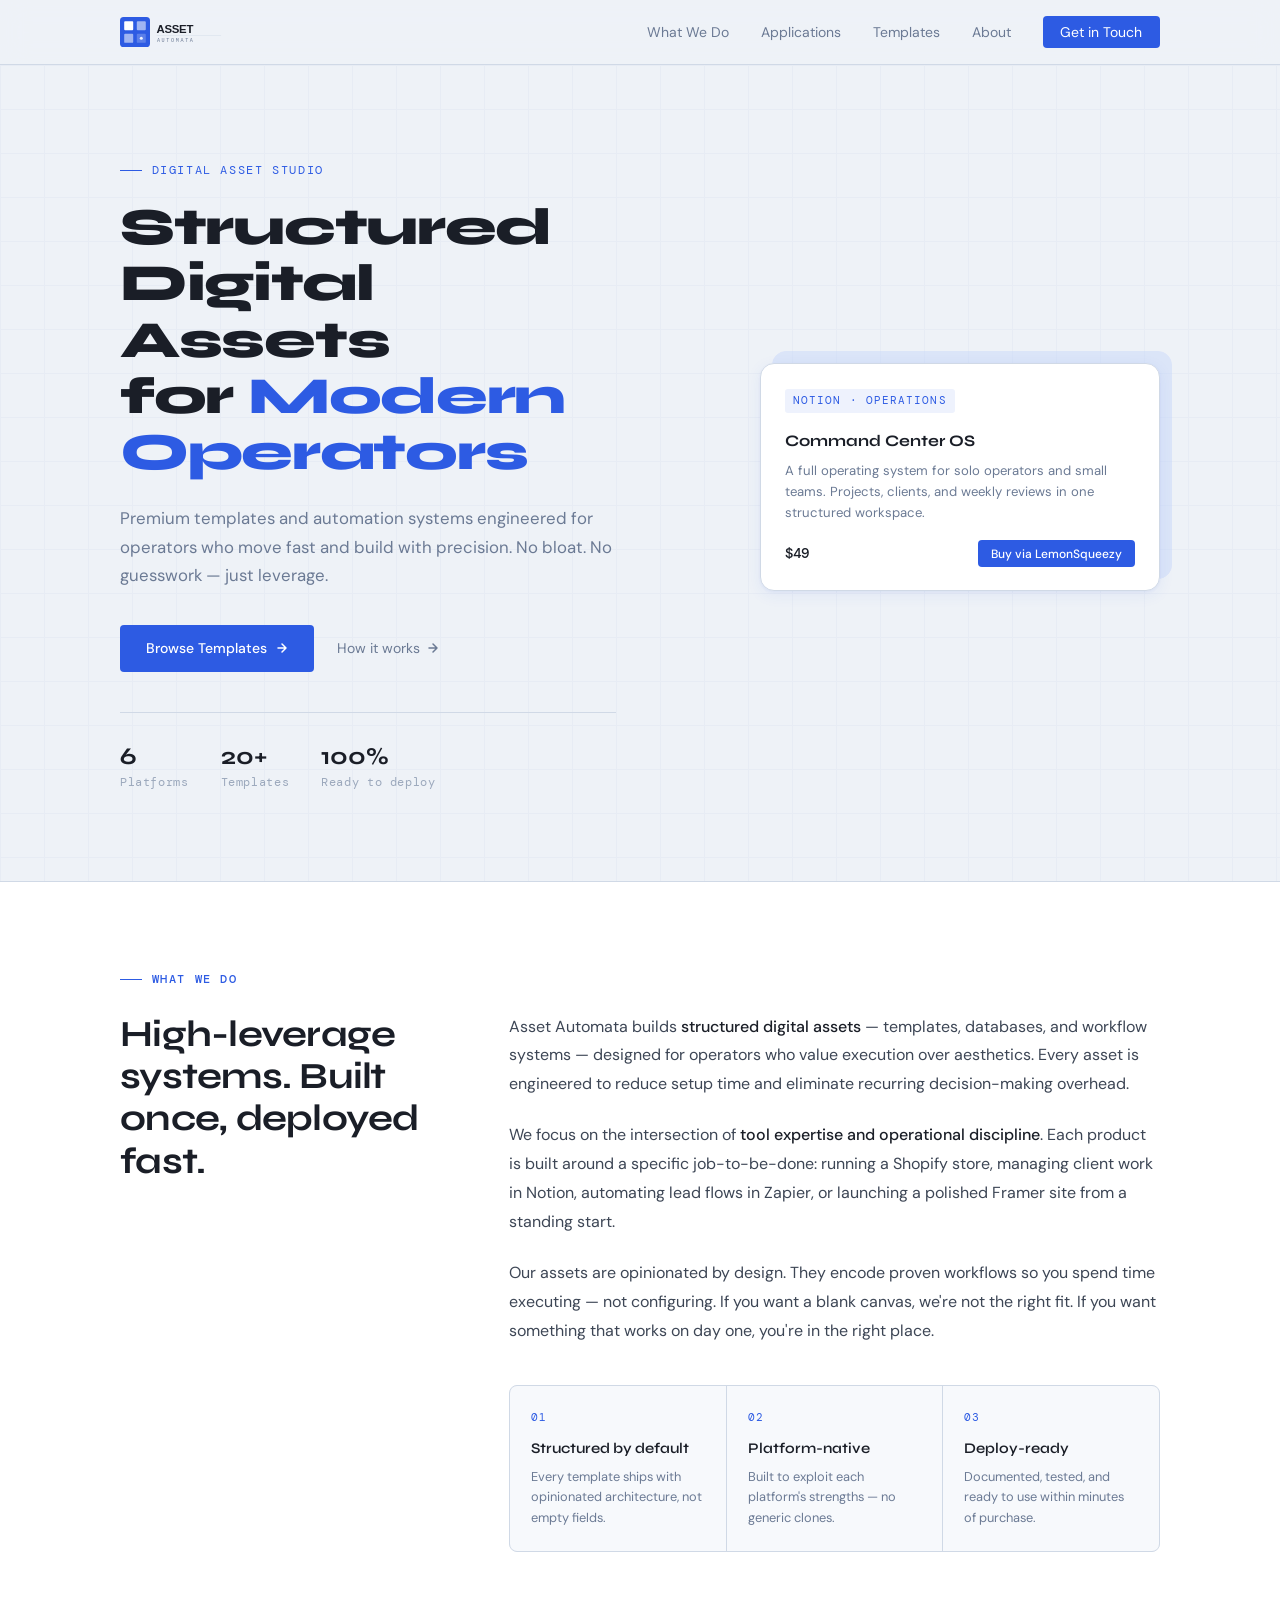
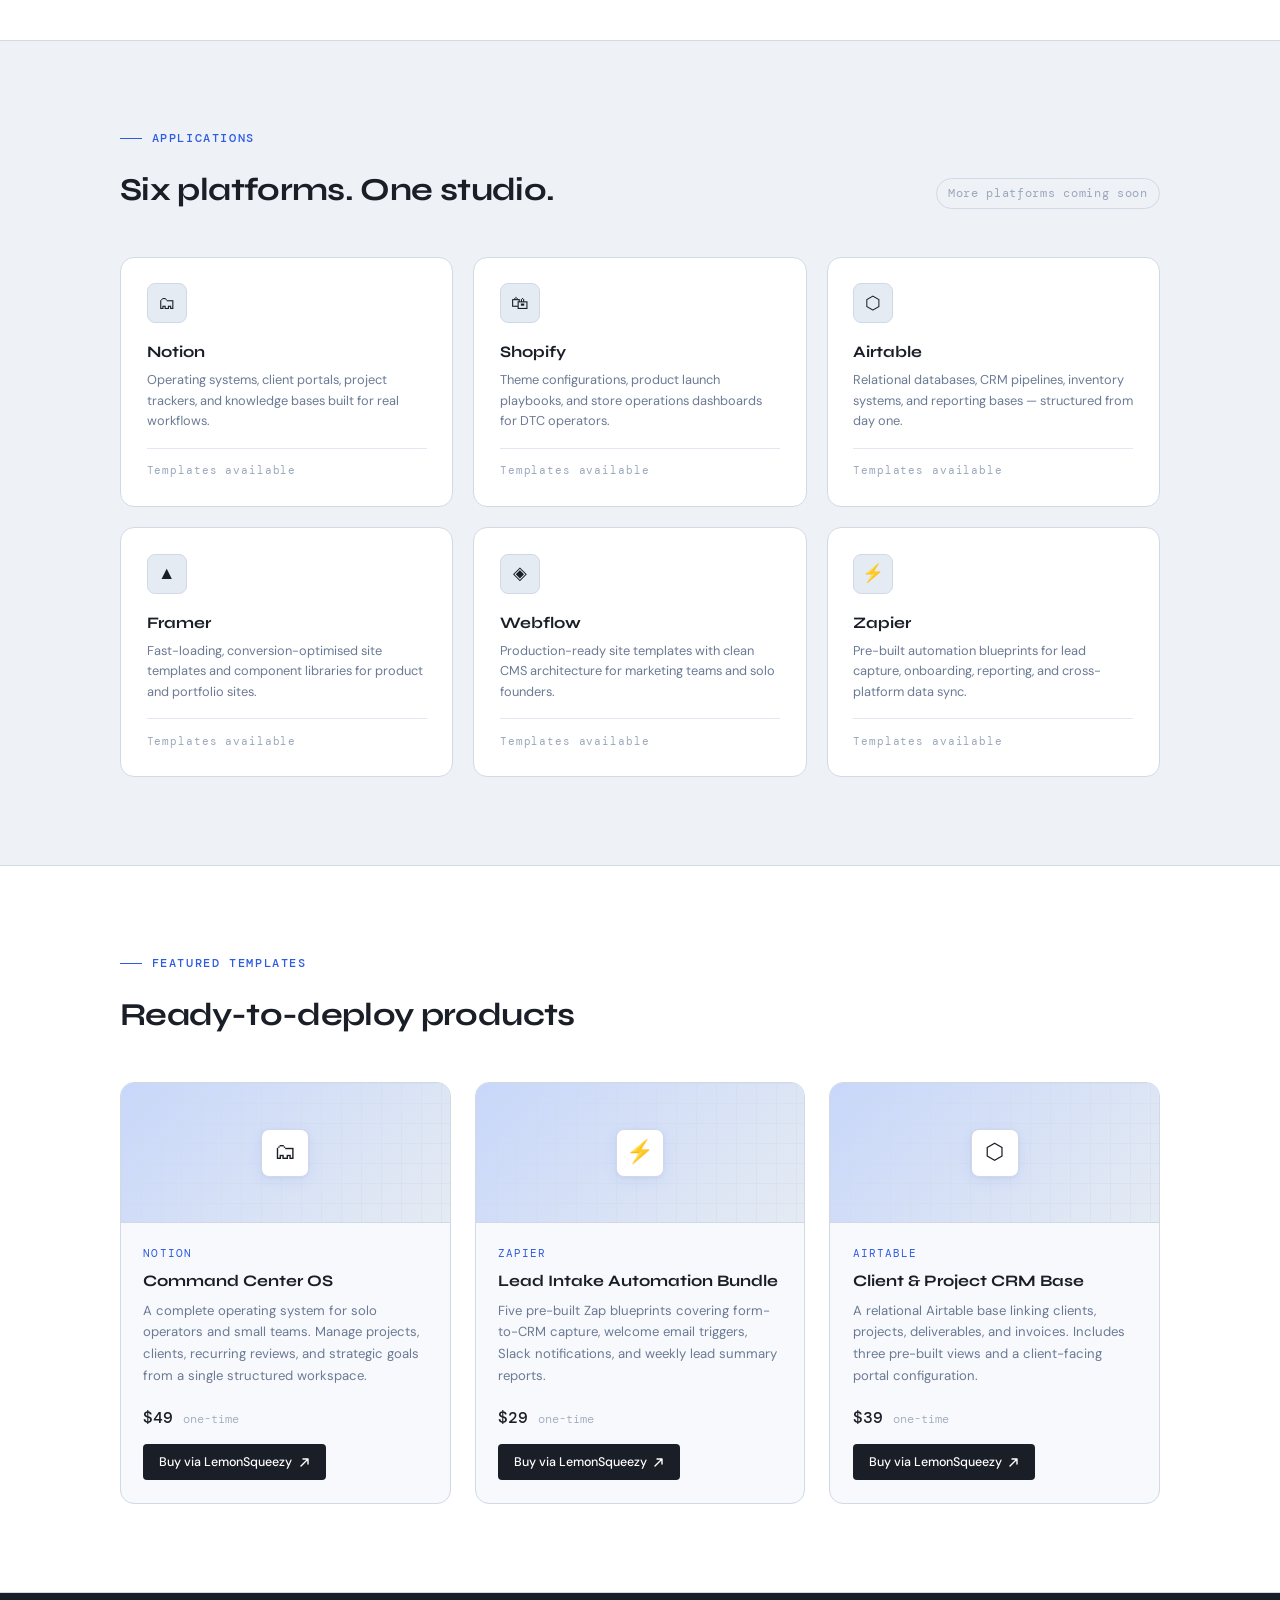
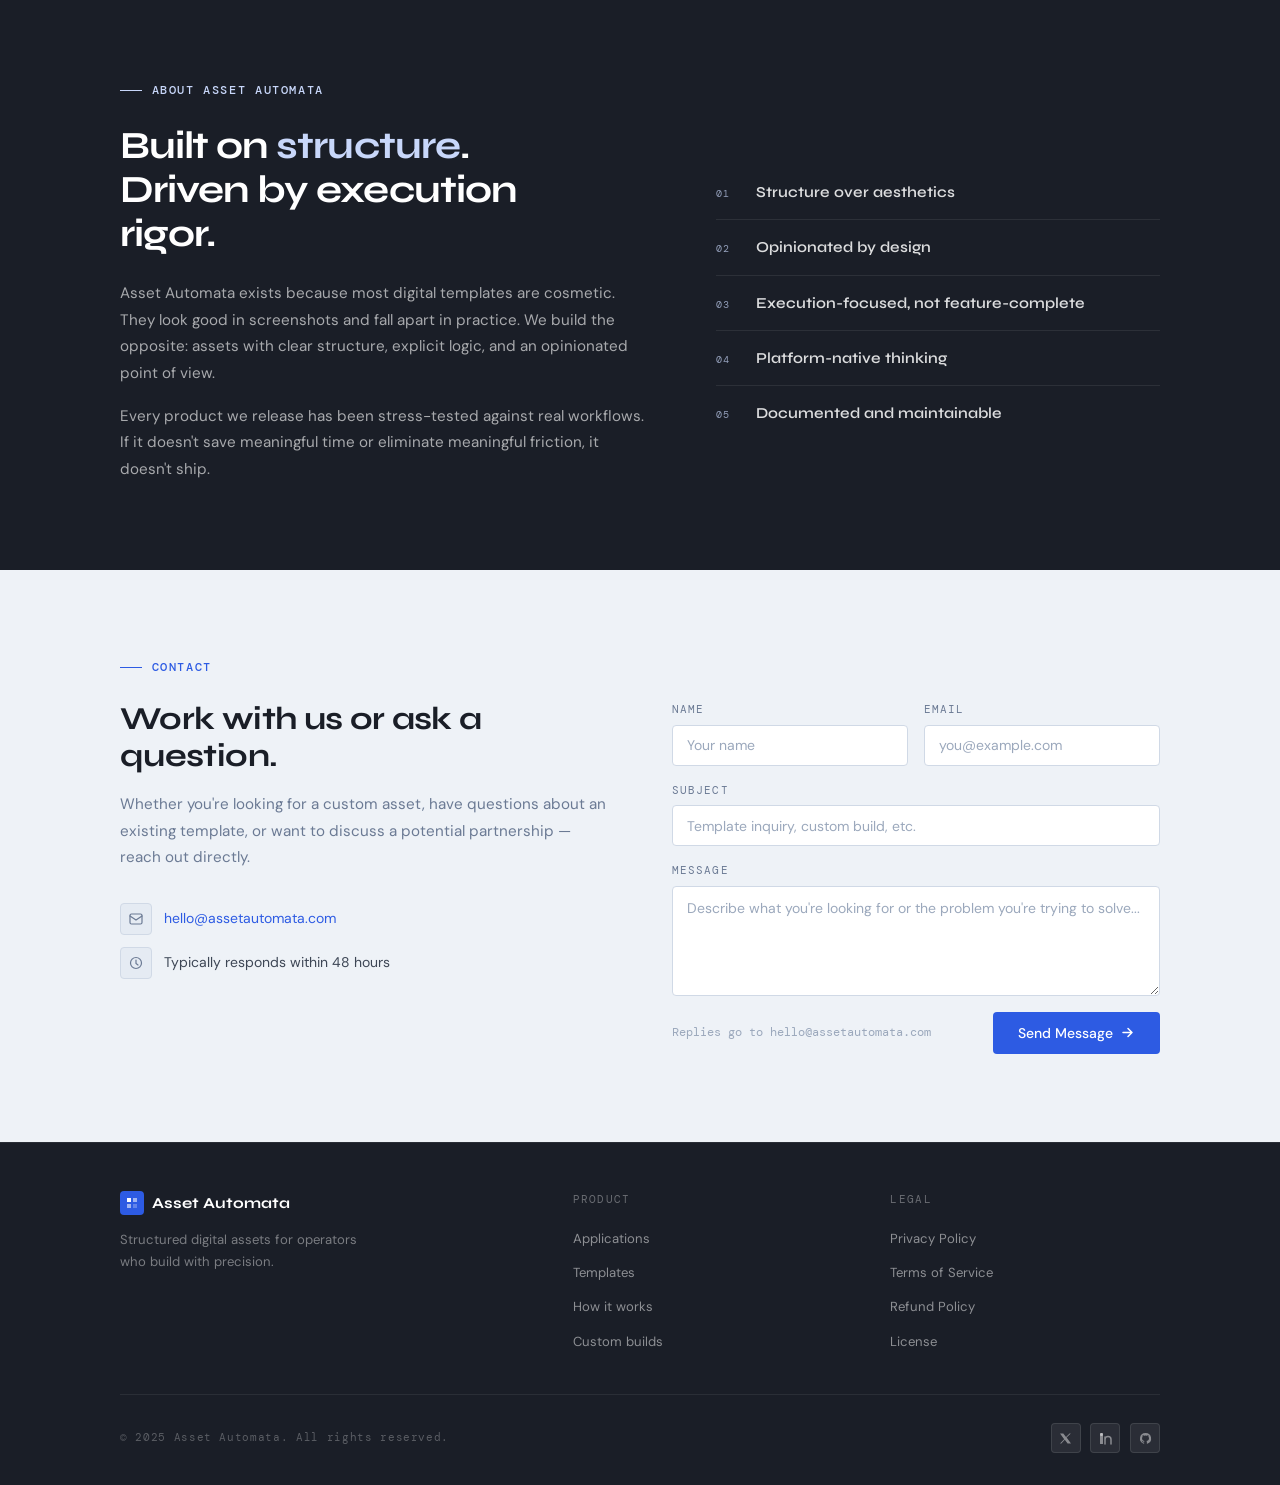
<file: index.html>
<!DOCTYPE html>
<html lang="en">
<head>
  <meta charset="UTF-8" />
  <meta name="viewport" content="width=device-width, initial-scale=1.0" />
  <title>Asset Automata — Structured Digital Assets for Modern Operators</title>
  <meta name="description" content="Premium templates and automation systems for Notion, Shopify, Airtable, Framer, Webflow, and Zapier. Built for execution-focused operators." />
  <link rel="stylesheet" href="styles.css" />
</head>
<body>

  <!-- NAV -->
  <nav>
    <div class="container">
      <div class="nav-inner">
<a href="#" class="nav-logo">
  <img src="asset-automata-logo.svg" alt="Asset Automata" height="36">
</a>
        <ul class="nav-links" id="nav-links">
          <li><a href="#what-we-do">What We Do</a></li>
          <li><a href="#applications">Applications</a></li>
          <li><a href="#templates">Templates</a></li>
          <li><a href="#about">About</a></li>
          <li><a href="#contact" class="nav-cta">Get in Touch</a></li>
        </ul>
        <button class="nav-toggle" id="nav-toggle" aria-label="Toggle menu">
          <span></span><span></span><span></span>
        </button>
      </div>
    </div>
  </nav>

  <!-- HERO -->
  <section id="hero">
    <div class="hero-grid-bg"></div>
    <div class="container">
      <div class="hero-inner">
        <div class="hero-copy">
          <div class="hero-eyebrow">Digital Asset Studio</div>
          <h1 class="hero-headline">Structured Digital Assets<br/>for <em>Modern Operators</em></h1>
          <p class="hero-sub">Premium templates and automation systems engineered for operators who move fast and build with precision. No bloat. No guesswork — just leverage.</p>
          <div class="hero-actions">
            <a href="#templates" class="btn-primary">Browse Templates <svg width="14" height="14" viewBox="0 0 14 14" fill="none"><path d="M3 7h8M7 3l4 4-4 4" stroke="currentColor" stroke-width="1.5" stroke-linecap="round" stroke-linejoin="round"/></svg></a>
            <a href="#what-we-do" class="btn-ghost">How it works <svg width="14" height="14" viewBox="0 0 14 14" fill="none"><path d="M3 7h8M7 3l4 4-4 4" stroke="currentColor" stroke-width="1.5" stroke-linecap="round" stroke-linejoin="round"/></svg></a>
          </div>
          <div class="hero-stats">
            <div class="stat-item"><div class="stat-num">6</div><div class="stat-label">Platforms</div></div>
            <div class="stat-item"><div class="stat-num">20+</div><div class="stat-label">Templates</div></div>
            <div class="stat-item"><div class="stat-num">100%</div><div class="stat-label">Ready to deploy</div></div>
          </div>
        </div>
        <div class="hero-visual">
          <div class="hero-card-stack">
            <div class="hero-card-back"></div>
            <div class="hero-card hero-card-main">
              <div class="card-tag">Notion · Operations</div>
              <div class="card-title-hero">Command Center OS</div>
              <div class="card-desc-hero">A full operating system for solo operators and small teams. Projects, clients, and weekly reviews in one structured workspace.</div>
              <div class="card-meta">
                <div class="card-price-hero">$49</div>
                <button class="card-btn-mini">Buy via LemonSqueezy</button>
              </div>
            </div>
          </div>
        </div>
      </div>
    </div>
  </section>

  <!-- WHAT WE DO -->
  <section id="what-we-do">
    <div class="container">
      <div class="section-label">What We Do</div>
      <div class="what-grid">
        <div>
          <h2 class="what-heading">High-leverage systems. Built once, deployed fast.</h2>
        </div>
        <div class="what-body">
          <p>Asset Automata builds <strong>structured digital assets</strong> — templates, databases, and workflow systems — designed for operators who value execution over aesthetics. Every asset is engineered to reduce setup time and eliminate recurring decision-making overhead.</p>
          <p>We focus on the intersection of <strong>tool expertise and operational discipline</strong>. Each product is built around a specific job-to-be-done: running a Shopify store, managing client work in Notion, automating lead flows in Zapier, or launching a polished Framer site from a standing start.</p>
          <p>Our assets are opinionated by design. They encode proven workflows so you spend time executing — not configuring. If you want a blank canvas, we're not the right fit. If you want something that works on day one, you're in the right place.</p>
          <div class="what-pillars">
            <div class="pillar"><div class="pillar-num">01</div><div class="pillar-title">Structured by default</div><div class="pillar-text">Every template ships with opinionated architecture, not empty fields.</div></div>
            <div class="pillar"><div class="pillar-num">02</div><div class="pillar-title">Platform-native</div><div class="pillar-text">Built to exploit each platform's strengths — no generic clones.</div></div>
            <div class="pillar"><div class="pillar-num">03</div><div class="pillar-title">Deploy-ready</div><div class="pillar-text">Documented, tested, and ready to use within minutes of purchase.</div></div>
          </div>
        </div>
      </div>
    </div>
  </section>

  <!-- APPLICATIONS -->
  <section id="applications">
    <div class="container">
      <div class="section-label">Applications</div>
      <div class="apps-header">
        <h2 class="apps-heading">Six platforms. One studio.</h2>
        <span class="apps-note">More platforms coming soon</span>
      </div>
      <div class="apps-grid">
        <div class="app-card"><div class="app-icon">🗂</div><div class="app-name">Notion</div><div class="app-desc">Operating systems, client portals, project trackers, and knowledge bases built for real workflows.</div><div class="app-count">Templates available</div></div>
        <div class="app-card"><div class="app-icon">🛍</div><div class="app-name">Shopify</div><div class="app-desc">Theme configurations, product launch playbooks, and store operations dashboards for DTC operators.</div><div class="app-count">Templates available</div></div>
        <div class="app-card"><div class="app-icon">⬡</div><div class="app-name">Airtable</div><div class="app-desc">Relational databases, CRM pipelines, inventory systems, and reporting bases — structured from day one.</div><div class="app-count">Templates available</div></div>
        <div class="app-card"><div class="app-icon">▲</div><div class="app-name">Framer</div><div class="app-desc">Fast-loading, conversion-optimised site templates and component libraries for product and portfolio sites.</div><div class="app-count">Templates available</div></div>
        <div class="app-card"><div class="app-icon">◈</div><div class="app-name">Webflow</div><div class="app-desc">Production-ready site templates with clean CMS architecture for marketing teams and solo founders.</div><div class="app-count">Templates available</div></div>
        <div class="app-card"><div class="app-icon">⚡</div><div class="app-name">Zapier</div><div class="app-desc">Pre-built automation blueprints for lead capture, onboarding, reporting, and cross-platform data sync.</div><div class="app-count">Templates available</div></div>
      </div>
    </div>
  </section>

  <!-- FEATURED TEMPLATES -->
  <section id="templates">
    <div class="container">
      <div class="section-label">Featured Templates</div>
      <div class="templates-header">
        <h2 class="templates-heading">Ready-to-deploy products</h2>
      </div>
      <div class="templates-grid">

        <div class="product-card">
          <div class="product-card-thumb"><div class="thumb-pattern"></div><div class="thumb-icon">🗂</div></div>
          <div class="product-card-body">
            <div class="product-platform">Notion</div>
            <h3 class="product-title">Command Center OS</h3>
            <p class="product-desc">A complete operating system for solo operators and small teams. Manage projects, clients, recurring reviews, and strategic goals from a single structured workspace.</p>
            <div class="product-footer">
              <div class="product-price">$49 <span>one-time</span></div>
              <a href="#" class="btn-ls">Buy via LemonSqueezy <svg width="11" height="11" viewBox="0 0 11 11" fill="none"><path d="M2 9L9 2M9 2H4M9 2v5" stroke="currentColor" stroke-width="1.4" stroke-linecap="round" stroke-linejoin="round"/></svg></a>
            </div>
          </div>
        </div>

        <div class="product-card">
          <div class="product-card-thumb"><div class="thumb-pattern"></div><div class="thumb-icon">⚡</div></div>
          <div class="product-card-body">
            <div class="product-platform">Zapier</div>
            <h3 class="product-title">Lead Intake Automation Bundle</h3>
            <p class="product-desc">Five pre-built Zap blueprints covering form-to-CRM capture, welcome email triggers, Slack notifications, and weekly lead summary reports.</p>
            <div class="product-footer">
              <div class="product-price">$29 <span>one-time</span></div>
              <a href="#" class="btn-ls">Buy via LemonSqueezy <svg width="11" height="11" viewBox="0 0 11 11" fill="none"><path d="M2 9L9 2M9 2H4M9 2v5" stroke="currentColor" stroke-width="1.4" stroke-linecap="round" stroke-linejoin="round"/></svg></a>
            </div>
          </div>
        </div>

        <div class="product-card">
          <div class="product-card-thumb"><div class="thumb-pattern"></div><div class="thumb-icon">⬡</div></div>
          <div class="product-card-body">
            <div class="product-platform">Airtable</div>
            <h3 class="product-title">Client &amp; Project CRM Base</h3>
            <p class="product-desc">A relational Airtable base linking clients, projects, deliverables, and invoices. Includes three pre-built views and a client-facing portal configuration.</p>
            <div class="product-footer">
              <div class="product-price">$39 <span>one-time</span></div>
              <a href="#" class="btn-ls">Buy via LemonSqueezy <svg width="11" height="11" viewBox="0 0 11 11" fill="none"><path d="M2 9L9 2M9 2H4M9 2v5" stroke="currentColor" stroke-width="1.4" stroke-linecap="round" stroke-linejoin="round"/></svg></a>
            </div>
          </div>
        </div>

      </div>
    </div>
  </section>

  <!-- ABOUT -->
  <section id="about">
    <div class="container">
      <div class="section-label">About Asset Automata</div>
      <div class="about-grid">
        <div>
          <h2 class="about-headline">Built on <em>structure</em>.<br/>Driven by execution<br/>rigor.</h2>
          <div class="about-body">
            <p>Asset Automata exists because most digital templates are cosmetic. They look good in screenshots and fall apart in practice. We build the opposite: assets with clear structure, explicit logic, and an opinionated point of view.</p>
            <p>Every product we release has been stress-tested against real workflows. If it doesn't save meaningful time or eliminate meaningful friction, it doesn't ship.</p>
          </div>
        </div>
        <div class="about-values">
          <div class="value-row"><span class="value-num">01</span><span class="value-text">Structure over aesthetics</span></div>
          <div class="value-row"><span class="value-num">02</span><span class="value-text">Opinionated by design</span></div>
          <div class="value-row"><span class="value-num">03</span><span class="value-text">Execution-focused, not feature-complete</span></div>
          <div class="value-row"><span class="value-num">04</span><span class="value-text">Platform-native thinking</span></div>
          <div class="value-row"><span class="value-num">05</span><span class="value-text">Documented and maintainable</span></div>
        </div>
      </div>
    </div>
  </section>

  <!-- CONTACT -->
  <section id="contact">
    <div class="container">
      <div class="section-label">Contact</div>
      <div class="contact-grid">

        <div class="contact-left">
          <h2 class="contact-heading">Work with us or ask a question.</h2>
          <p class="contact-intro">Whether you're looking for a custom asset, have questions about an existing template, or want to discuss a potential partnership — reach out directly.</p>
          <div class="contact-detail">
            <div class="contact-detail-icon">
              <svg width="14" height="14" viewBox="0 0 14 14" fill="none"><path d="M1 3.5A1.5 1.5 0 012.5 2h9A1.5 1.5 0 0113 3.5v7A1.5 1.5 0 0111.5 12h-9A1.5 1.5 0 011 10.5v-7z" stroke="#6B7A94" stroke-width="1.2"/><path d="M1 4l6 4 6-4" stroke="#6B7A94" stroke-width="1.2" stroke-linecap="round"/></svg>
            </div>
            <a href="mailto:hello@assetautomata.com">hello@assetautomata.com</a>
          </div>
          <div class="contact-detail">
            <div class="contact-detail-icon">
              <svg width="14" height="14" viewBox="0 0 14 14" fill="none"><circle cx="7" cy="7" r="5.5" stroke="#6B7A94" stroke-width="1.2"/><path d="M7 4v3.5l2 1.5" stroke="#6B7A94" stroke-width="1.2" stroke-linecap="round"/></svg>
            </div>
            <span>Typically responds within 48 hours</span>
          </div>
        </div>

        <div>
          <form
            name="contact"
            method="POST"
            action="/thank-you.html"
            data-netlify="true"
            netlify-honeypot="bot-field"
            class="contact-form"
          >
            <input type="hidden" name="form-name" value="contact" />
            <p style="display:none"><label>Don't fill this out: <input name="bot-field" /></label></p>

            <div class="form-row">
              <div class="form-group">
                <label for="contact-name">Name</label>
                <input type="text" id="contact-name" name="name" placeholder="Your name" autocomplete="name" required />
              </div>
              <div class="form-group">
                <label for="contact-email">Email</label>
                <input type="email" id="contact-email" name="email" placeholder="you@example.com" autocomplete="email" required />
              </div>
            </div>

            <div class="form-group">
              <label for="contact-subject">Subject</label>
              <input type="text" id="contact-subject" name="subject" placeholder="Template inquiry, custom build, etc." required />
            </div>

            <div class="form-group">
              <label for="contact-message">Message</label>
              <textarea id="contact-message" name="message" placeholder="Describe what you're looking for or the problem you're trying to solve..." required></textarea>
            </div>

            <div class="form-submit">
              <span class="form-note">Replies go to hello@assetautomata.com</span>
              <button type="submit" class="btn-primary">
                Send Message
                <svg width="13" height="13" viewBox="0 0 13 13" fill="none"><path d="M2 6.5h9M7 2.5l4 4-4 4" stroke="currentColor" stroke-width="1.5" stroke-linecap="round" stroke-linejoin="round"/></svg>
              </button>
            </div>

          </form>
        </div>

      </div>
    </div>
  </section>

  <!-- FOOTER -->
  <footer>
    <div class="container">
      <div class="footer-inner">
        <div class="footer-brand">
          <div class="footer-logo">
            <div class="footer-logo-mark">
              <svg width="12" height="12" viewBox="0 0 12 12" fill="none">
                <rect x="1" y="1" width="4" height="4" fill="white"/>
                <rect x="7" y="1" width="4" height="4" fill="white" opacity=".55"/>
                <rect x="1" y="7" width="4" height="4" fill="white" opacity=".55"/>
                <rect x="7" y="7" width="4" height="4" fill="white" opacity=".25"/>
              </svg>
            </div>
            Asset Automata
          </div>
          <p class="footer-tagline">Structured digital assets for operators who build with precision.</p>
        </div>
        <div>
          <div class="footer-col-title">Product</div>
          <ul class="footer-links">
            <li><a href="#applications">Applications</a></li>
            <li><a href="#templates">Templates</a></li>
            <li><a href="#what-we-do">How it works</a></li>
            <li><a href="#contact">Custom builds</a></li>
          </ul>
        </div>
        <div>
          <div class="footer-col-title">Legal</div>
          <ul class="footer-links">
            <li><a href="#">Privacy Policy</a></li>
            <li><a href="#">Terms of Service</a></li>
            <li><a href="#">Refund Policy</a></li>
            <li><a href="#">License</a></li>
          </ul>
        </div>
      </div>
      <div class="footer-bottom">
        <div class="footer-copy">&copy; 2025 Asset Automata. All rights reserved.</div>
        <div class="social-links">
          <a href="#" class="social-link" aria-label="Twitter">
            <svg width="13" height="13" viewBox="0 0 13 13" fill="none"><path d="M1 1.5l4.2 5.7L1 11.5h1.3l3.5-3.8 2.8 3.8H12L7.6 5.6 11.8 1.5h-1.3L7 5.1 4.3 1.5H1z" fill="currentColor"/></svg>
          </a>
          <a href="#" class="social-link" aria-label="LinkedIn">
            <svg width="13" height="13" viewBox="0 0 13 13" fill="none"><rect x="1" y="1" width="3" height="11" rx=".5" fill="currentColor"/><rect x="1" y="1" width="3" height="3" rx="1.5" fill="currentColor"/><path d="M6 5v7M6 7.5A3 3 0 0112 7.5V12" stroke="currentColor" stroke-width="1.5" stroke-linecap="round"/></svg>
          </a>
          <a href="#" class="social-link" aria-label="GitHub">
            <svg width="13" height="13" viewBox="0 0 13 13" fill="none"><path d="M6.5 1a5.5 5.5 0 00-1.74 10.72c.28.05.38-.12.38-.26v-.93c-1.53.33-1.85-.74-1.85-.74-.25-.64-.62-.81-.62-.81-.5-.35.04-.34.04-.34.56.04.85.57.85.57.5.85 1.3.6 1.62.46.05-.36.2-.6.36-.74-1.22-.14-2.5-.61-2.5-2.73 0-.6.22-1.1.57-1.49-.06-.14-.25-.7.05-1.47 0 0 .46-.15 1.5.56a5.17 5.17 0 012.73 0c1.04-.7 1.5-.56 1.5-.56.3.77.11 1.33.05 1.47.36.38.57.88.57 1.49 0 2.12-1.29 2.59-2.52 2.72.2.17.38.51.38 1.03v1.53c0 .15.1.32.39.26A5.5 5.5 0 006.5 1z" fill="currentColor"/></svg>
          </a>
        </div>
      </div>
    </div>
  </footer>

  <script>
    const toggle = document.getElementById('nav-toggle');
    const links  = document.getElementById('nav-links');
    toggle.addEventListener('click', () => { links.classList.toggle('open'); });
    links.querySelectorAll('a').forEach(a => {
      a.addEventListener('click', () => links.classList.remove('open'));
    });
  </script>

</body>
</html>
</file>
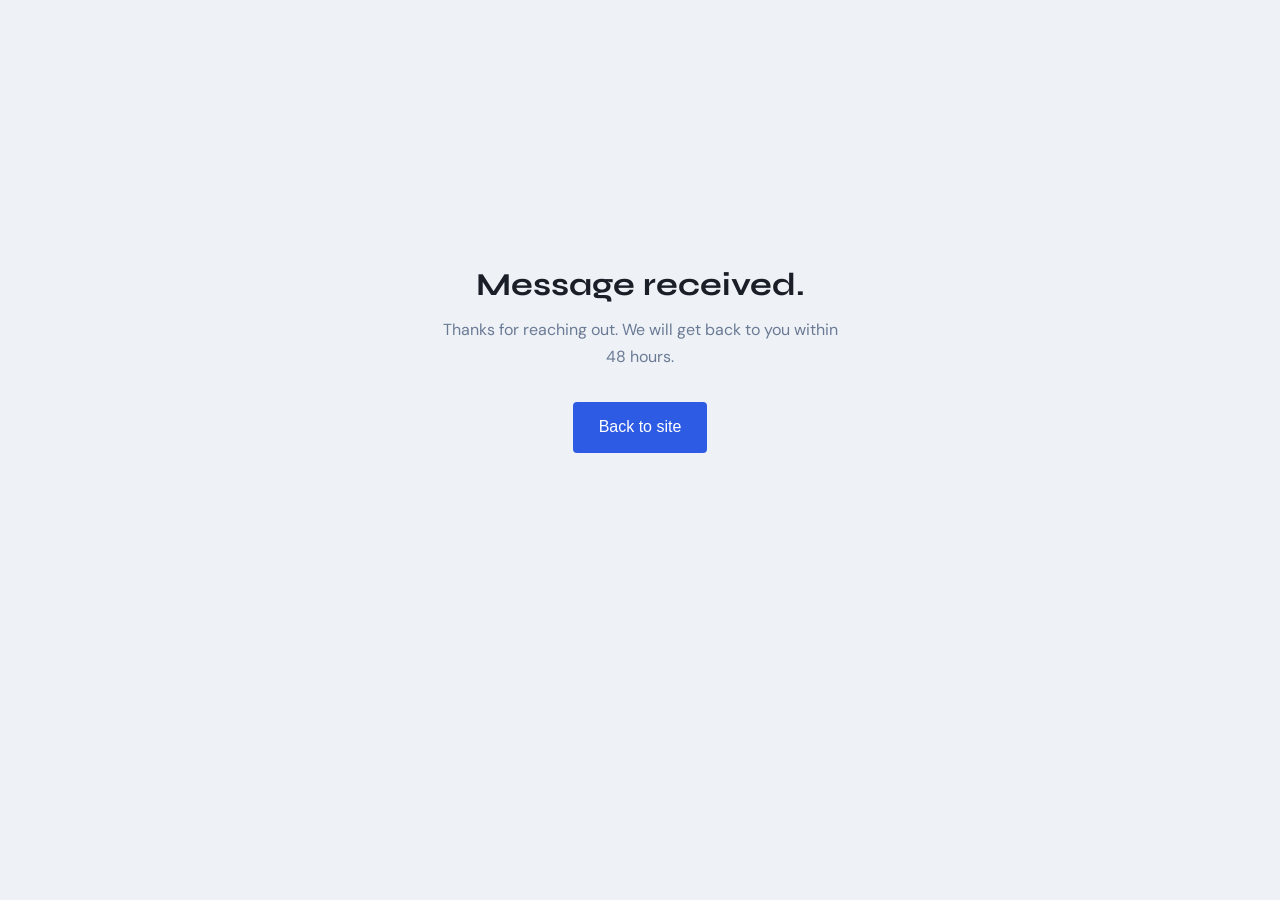
<file: thank-you.html>
<!DOCTYPE html>
<html lang="en">
<head>
  <meta charset="UTF-8">
  <meta name="viewport" content="width=device-width, initial-scale=1.0">
  <title>Message Received — Asset Automata</title>
  <link rel="stylesheet" href="styles.css">
  <style>
    .ty{min-height:80vh;display:grid;place-items:center;text-align:center;padding:4rem 2rem}
    .ty h1{font-family:'Syne',sans-serif;font-size:2rem;font-weight:700;margin-bottom:.75rem}
    .ty p{color:#6B7A94;max-width:38ch;margin:0 auto 2rem;line-height:1.7}
    .ty a{display:inline-flex;background:#2D5BE3;color:white;padding:.75rem 1.6rem;border-radius:4px;font-family:sans-serif;text-decoration:none}
  </style>
</head>
<body>
  <div class="ty">
    <div>
      <h1>Message received.</h1>
      <p>Thanks for reaching out. We will get back to you within 48 hours.</p>
      <a href="index.html">Back to site</a>
    </div>
  </div>
</body>
</html>
</file>
<file: styles.css>
/* ============================================================
   ASSET AUTOMATA — styles.css
   Aesthetic: Refined Industrial Minimalism
   ============================================================ */

@import url('https://fonts.googleapis.com/css2?family=DM+Mono:ital,wght@0,300;0,400;0,500;1,300&family=Syne:wght@400;500;600;700;800&family=DM+Sans:ital,opsz,wght@0,9..40,300;0,9..40,400;0,9..40,500;1,9..40,300&display=swap');

/* ── Reset & Base ─────────────────────────────────────────── */
*, *::before, *::after { box-sizing: border-box; margin: 0; padding: 0; }

:root {
  --bg:          #EEF2F7;
  --bg-alt:      #E5EBF3;
  --bg-card:     #F7F9FC;
  --border:      #D0D9E6;
  --border-light:#E2E8F2;
  --text-primary:#1A1E27;
  --text-mid:    #3D4655;
  --text-muted:  #6B7A94;
  --text-faint:  #9BA8BC;
  --accent:      #2D5BE3;
  --accent-dark: #1E42B0;
  --accent-pale: #C8D7FA;
  --white:       #FFFFFF;

  --font-display: 'Syne', sans-serif;
  --font-body:    'DM Sans', sans-serif;
  --font-mono:    'DM Mono', monospace;

  --radius-sm:   4px;
  --radius-md:   8px;
  --radius-lg:   14px;
  --shadow-card: 0 1px 3px rgba(45,91,227,.06), 0 4px 16px rgba(45,91,227,.07);
  --shadow-lift: 0 4px 24px rgba(45,91,227,.13);

  --max-w: 1120px;
  --gutter: clamp(1.25rem, 5vw, 2.5rem);
}

html { scroll-behavior: smooth; }

body {
  font-family: var(--font-body);
  background: var(--bg);
  color: var(--text-primary);
  font-size: 1rem;
  line-height: 1.65;
  -webkit-font-smoothing: antialiased;
}

/* ── Layout Utilities ─────────────────────────────────────── */
.container {
  width: 100%;
  max-width: var(--max-w);
  margin: 0 auto;
  padding: 0 var(--gutter);
}

section { padding: 5.5rem 0; }

.section-label {
  font-family: var(--font-mono);
  font-size: .72rem;
  font-weight: 500;
  letter-spacing: .14em;
  text-transform: uppercase;
  color: var(--accent);
  display: flex;
  align-items: center;
  gap: .6rem;
  margin-bottom: 1.5rem;
}
.section-label::before {
  content: '';
  display: inline-block;
  width: 22px; height: 1px;
  background: var(--accent);
}

h1, h2, h3, h4 {
  font-family: var(--font-display);
  line-height: 1.15;
  color: var(--text-primary);
}

p { color: var(--text-mid); }

a { color: inherit; text-decoration: none; }

/* ── Nav ──────────────────────────────────────────────────── */
nav {
  position: sticky; top: 0; z-index: 100;
  background: rgba(238,242,247,.88);
  backdrop-filter: blur(14px);
  -webkit-backdrop-filter: blur(14px);
  border-bottom: 1px solid var(--border);
}

.nav-inner {
  display: flex;
  align-items: center;
  justify-content: space-between;
  height: 64px;
}

.nav-logo {
  font-family: var(--font-display);
  font-weight: 700;
  font-size: 1.05rem;
  letter-spacing: -.01em;
  color: var(--text-primary);
  display: flex;
  align-items: center;
  gap: .55rem;
}

.logo-mark {
  width: 28px; height: 28px;
  background: var(--accent);
  border-radius: var(--radius-sm);
  display: grid;
  place-items: center;
  flex-shrink: 0;
}
.logo-mark svg { display: block; }

.nav-links {
  display: flex;
  list-style: none;
  gap: 2rem;
  align-items: center;
}

.nav-links a {
  font-size: .875rem;
  font-weight: 400;
  color: var(--text-muted);
  transition: color .18s;
}
.nav-links a:hover { color: var(--text-primary); }

.nav-cta {
  font-family: var(--font-body);
  font-size: .82rem;
  font-weight: 500;
  background: var(--accent);
  color: var(--white) !important;
  padding: .45rem 1.1rem;
  border-radius: var(--radius-sm);
  transition: background .18s, box-shadow .18s !important;
}
.nav-cta:hover {
  background: var(--accent-dark) !important;
  box-shadow: 0 2px 10px rgba(45,91,227,.28);
}

.nav-toggle {
  display: none;
  background: none; border: none;
  cursor: pointer;
  flex-direction: column;
  gap: 5px; padding: 4px;
}
.nav-toggle span {
  display: block;
  width: 22px; height: 1.5px;
  background: var(--text-primary);
  border-radius: 2px;
  transition: .2s;
}

/* ── Hero ─────────────────────────────────────────────────── */
#hero {
  padding: 6rem 0 5.5rem;
  position: relative;
  overflow: hidden;
}

.hero-grid-bg {
  position: absolute;
  inset: 0;
  background-image:
    linear-gradient(var(--border-light) 1px, transparent 1px),
    linear-gradient(90deg, var(--border-light) 1px, transparent 1px);
  background-size: 44px 44px;
  opacity: .55;
  pointer-events: none;
}

.hero-inner {
  position: relative;
  display: grid;
  grid-template-columns: 1fr 1fr;
  gap: 3rem;
  align-items: center;
}

.hero-eyebrow {
  font-family: var(--font-mono);
  font-size: .72rem;
  letter-spacing: .14em;
  text-transform: uppercase;
  color: var(--accent);
  margin-bottom: 1.2rem;
  display: flex;
  align-items: center;
  gap: .6rem;
}
.hero-eyebrow::before {
  content: '';
  display: inline-block;
  width: 22px; height: 1px;
  background: var(--accent);
}

.hero-headline {
  font-size: clamp(2.1rem, 4.5vw, 3.25rem);
  font-weight: 800;
  letter-spacing: -.025em;
  line-height: 1.08;
  margin-bottom: 1.5rem;
}

.hero-headline em {
  font-style: normal;
  color: var(--accent);
}

.hero-sub {
  font-size: 1.05rem;
  color: var(--text-muted);
  line-height: 1.7;
  max-width: 44ch;
  margin-bottom: 2.2rem;
}

.hero-actions {
  display: flex;
  align-items: center;
  gap: 1rem;
  flex-wrap: wrap;
}

.btn-primary {
  display: inline-flex;
  align-items: center;
  gap: .5rem;
  font-family: var(--font-body);
  font-size: .875rem;
  font-weight: 500;
  background: var(--accent);
  color: var(--white);
  padding: .75rem 1.6rem;
  border-radius: var(--radius-sm);
  border: none;
  cursor: pointer;
  transition: background .18s, box-shadow .2s, transform .15s;
  text-decoration: none;
}
.btn-primary:hover {
  background: var(--accent-dark);
  box-shadow: var(--shadow-lift);
  transform: translateY(-1px);
}

.btn-ghost {
  display: inline-flex;
  align-items: center;
  gap: .4rem;
  font-size: .875rem;
  font-weight: 400;
  color: var(--text-muted);
  padding: .75rem .4rem;
  border: none;
  background: none;
  cursor: pointer;
  transition: color .18s;
  text-decoration: none;
}
.btn-ghost:hover { color: var(--text-primary); }
.btn-ghost svg { transition: transform .18s; }
.btn-ghost:hover svg { transform: translateX(3px); }

.hero-visual {
  position: relative;
  display: flex;
  justify-content: flex-end;
}

.hero-card-stack {
  position: relative;
  width: 100%;
  max-width: 400px;
}

.hero-card {
  background: var(--white);
  border: 1px solid var(--border);
  border-radius: var(--radius-lg);
  padding: 1.4rem 1.5rem;
  box-shadow: var(--shadow-card);
}

.hero-card-main {
  position: relative;
  z-index: 2;
}

.hero-card-back {
  position: absolute;
  top: -12px;
  right: -12px;
  left: 12px;
  height: 100%;
  background: var(--accent-pale);
  border: 1px solid var(--accent-pale);
  border-radius: var(--radius-lg);
  z-index: 1;
  opacity: .5;
}

.card-tag {
  font-family: var(--font-mono);
  font-size: .68rem;
  letter-spacing: .1em;
  text-transform: uppercase;
  color: var(--accent);
  background: rgba(45,91,227,.08);
  border-radius: 3px;
  padding: .2rem .5rem;
  display: inline-block;
  margin-bottom: .9rem;
}

.card-title-hero {
  font-family: var(--font-display);
  font-weight: 700;
  font-size: 1rem;
  margin-bottom: .35rem;
}

.card-desc-hero {
  font-size: .82rem;
  color: var(--text-muted);
  margin-bottom: 1.1rem;
  line-height: 1.6;
}

.card-meta {
  display: flex;
  align-items: center;
  justify-content: space-between;
}

.card-price-hero {
  font-family: var(--font-mono);
  font-size: .9rem;
  font-weight: 500;
  color: var(--text-primary);
}

.card-btn-mini {
  font-family: var(--font-body);
  font-size: .75rem;
  font-weight: 500;
  background: var(--accent);
  color: var(--white);
  border: none;
  border-radius: var(--radius-sm);
  padding: .35rem .8rem;
  cursor: pointer;
  transition: background .18s;
}
.card-btn-mini:hover { background: var(--accent-dark); }

.hero-stats {
  display: flex;
  gap: 2rem;
  margin-top: 2.5rem;
  padding-top: 2rem;
  border-top: 1px solid var(--border);
  flex-wrap: wrap;
}

.stat-item {}
.stat-num {
  font-family: var(--font-display);
  font-size: 1.5rem;
  font-weight: 700;
  color: var(--text-primary);
  line-height: 1;
  margin-bottom: .2rem;
}
.stat-label {
  font-size: .78rem;
  color: var(--text-faint);
  font-family: var(--font-mono);
  letter-spacing: .05em;
}

/* ── What We Do ───────────────────────────────────────────── */
#what-we-do {
  background: var(--white);
  border-top: 1px solid var(--border);
  border-bottom: 1px solid var(--border);
}

.what-grid {
  display: grid;
  grid-template-columns: 1fr 2fr;
  gap: 4rem;
  align-items: start;
}

.what-heading {
  font-size: clamp(1.75rem, 3vw, 2.3rem);
  font-weight: 700;
  letter-spacing: -.02em;
  line-height: 1.15;
  position: sticky;
  top: 90px;
}

.what-body { }
.what-body p {
  font-size: 1rem;
  line-height: 1.8;
  color: var(--text-mid);
  margin-bottom: 1.4rem;
}
.what-body p:last-child { margin-bottom: 0; }

.what-body strong {
  color: var(--text-primary);
  font-weight: 500;
}

.what-pillars {
  display: grid;
  grid-template-columns: repeat(3, 1fr);
  gap: 1px;
  background: var(--border);
  border: 1px solid var(--border);
  border-radius: var(--radius-md);
  overflow: hidden;
  margin-top: 2.5rem;
}

.pillar {
  background: var(--bg-card);
  padding: 1.4rem 1.3rem;
}

.pillar-num {
  font-family: var(--font-mono);
  font-size: .68rem;
  letter-spacing: .1em;
  color: var(--accent);
  margin-bottom: .6rem;
}

.pillar-title {
  font-family: var(--font-display);
  font-size: .92rem;
  font-weight: 600;
  margin-bottom: .4rem;
}

.pillar-text {
  font-size: .8rem;
  color: var(--text-muted);
  line-height: 1.6;
}

/* ── Applications ─────────────────────────────────────────── */
#applications { }

.apps-header {
  display: flex;
  align-items: flex-end;
  justify-content: space-between;
  margin-bottom: 3rem;
  gap: 1rem;
  flex-wrap: wrap;
}

.apps-heading {
  font-size: clamp(1.6rem, 2.5vw, 2.1rem);
  font-weight: 700;
  letter-spacing: -.02em;
}

.apps-note {
  font-family: var(--font-mono);
  font-size: .72rem;
  color: var(--text-faint);
  letter-spacing: .06em;
  border: 1px solid var(--border);
  padding: .3rem .7rem;
  border-radius: 100px;
}

.apps-grid {
  display: grid;
  grid-template-columns: repeat(3, 1fr);
  gap: 1.25rem;
}

.app-card {
  background: var(--white);
  border: 1px solid var(--border);
  border-radius: var(--radius-lg);
  padding: 1.6rem;
  transition: border-color .2s, box-shadow .2s, transform .2s;
  cursor: default;
  position: relative;
  overflow: hidden;
}

.app-card::before {
  content: '';
  position: absolute;
  top: 0; left: 0; right: 0;
  height: 2px;
  background: var(--accent);
  transform: scaleX(0);
  transform-origin: left;
  transition: transform .25s ease;
}

.app-card:hover {
  border-color: var(--accent-pale);
  box-shadow: var(--shadow-card);
  transform: translateY(-2px);
}
.app-card:hover::before { transform: scaleX(1); }

.app-icon {
  width: 40px; height: 40px;
  background: var(--bg-alt);
  border-radius: var(--radius-md);
  display: grid;
  place-items: center;
  margin-bottom: 1rem;
  font-size: 1.1rem;
  border: 1px solid var(--border);
}

.app-name {
  font-family: var(--font-display);
  font-size: 1rem;
  font-weight: 700;
  margin-bottom: .3rem;
}

.app-desc {
  font-size: .8rem;
  color: var(--text-muted);
  line-height: 1.6;
  margin-bottom: 1rem;
}

.app-count {
  font-family: var(--font-mono);
  font-size: .68rem;
  letter-spacing: .08em;
  color: var(--text-faint);
  border-top: 1px solid var(--border-light);
  padding-top: .85rem;
}

/* ── Featured Templates ───────────────────────────────────── */
#templates {
  background: var(--white);
  border-top: 1px solid var(--border);
  border-bottom: 1px solid var(--border);
}

.templates-header {
  display: flex;
  align-items: flex-end;
  justify-content: space-between;
  margin-bottom: 3rem;
  gap: 1rem;
  flex-wrap: wrap;
}

.templates-heading {
  font-size: clamp(1.6rem, 2.5vw, 2.1rem);
  font-weight: 700;
  letter-spacing: -.02em;
}

.templates-grid {
  display: grid;
  grid-template-columns: repeat(3, 1fr);
  gap: 1.5rem;
}

.product-card {
  background: var(--bg-card);
  border: 1px solid var(--border);
  border-radius: var(--radius-lg);
  overflow: hidden;
  display: flex;
  flex-direction: column;
  transition: box-shadow .2s, transform .2s;
}

.product-card:hover {
  box-shadow: var(--shadow-lift);
  transform: translateY(-3px);
}

.product-card-thumb {
  background: linear-gradient(135deg, var(--accent-pale) 0%, var(--bg-alt) 100%);
  height: 140px;
  display: grid;
  place-items: center;
  border-bottom: 1px solid var(--border);
  position: relative;
  overflow: hidden;
}

.thumb-pattern {
  position: absolute;
  inset: 0;
  background-image:
    linear-gradient(var(--border) 1px, transparent 1px),
    linear-gradient(90deg, var(--border) 1px, transparent 1px);
  background-size: 20px 20px;
  opacity: .4;
}

.thumb-icon {
  position: relative;
  z-index: 1;
  width: 48px; height: 48px;
  background: var(--white);
  border-radius: var(--radius-md);
  display: grid;
  place-items: center;
  font-size: 1.4rem;
  box-shadow: var(--shadow-card);
  border: 1px solid var(--border);
}

.product-card-body {
  padding: 1.4rem;
  flex: 1;
  display: flex;
  flex-direction: column;
}

.product-platform {
  font-family: var(--font-mono);
  font-size: .66rem;
  letter-spacing: .1em;
  text-transform: uppercase;
  color: var(--accent);
  margin-bottom: .5rem;
}

.product-title {
  font-family: var(--font-display);
  font-size: 1rem;
  font-weight: 700;
  margin-bottom: .5rem;
  line-height: 1.3;
}

.product-desc {
  font-size: .82rem;
  color: var(--text-muted);
  line-height: 1.65;
  flex: 1;
  margin-bottom: 1.2rem;
}

.product-footer {
  display: flex;
  align-items: center;
  justify-content: space-between;
  gap: .75rem;
  flex-wrap: wrap;
}

.product-price {
  font-family: var(--font-mono);
  font-size: 1rem;
  font-weight: 500;
  color: var(--text-primary);
}
.product-price span {
  font-size: .72rem;
  color: var(--text-faint);
  font-weight: 300;
}

.btn-ls {
  display: inline-flex;
  align-items: center;
  gap: .4rem;
  font-family: var(--font-body);
  font-size: .78rem;
  font-weight: 500;
  background: var(--text-primary);
  color: var(--white);
  padding: .5rem 1rem;
  border-radius: var(--radius-sm);
  border: none;
  cursor: pointer;
  text-decoration: none;
  transition: background .18s, transform .15s;
}
.btn-ls:hover {
  background: var(--accent);
  transform: translateY(-1px);
}

/* ── About ────────────────────────────────────────────────── */
#about {
  background: var(--text-primary);
  color: var(--white);
}

#about .section-label {
  color: var(--accent-pale);
}
#about .section-label::before { background: var(--accent-pale); }

.about-grid {
  display: grid;
  grid-template-columns: 1.2fr 1fr;
  gap: 4rem;
  align-items: center;
}

.about-headline {
  font-size: clamp(1.7rem, 3vw, 2.4rem);
  font-weight: 700;
  letter-spacing: -.025em;
  color: var(--white);
  line-height: 1.15;
  margin-bottom: 1.5rem;
}

.about-headline em {
  font-style: normal;
  color: var(--accent-pale);
}

.about-body p {
  font-size: .95rem;
  color: rgba(255,255,255,.62);
  line-height: 1.75;
  margin-bottom: 1rem;
}
.about-body p:last-child { margin-bottom: 0; }

.about-values {
  display: flex;
  flex-direction: column;
  gap: 1px;
}

.value-row {
  display: flex;
  align-items: baseline;
  gap: .75rem;
  padding: 1rem 0;
  border-bottom: 1px solid rgba(255,255,255,.08);
}
.value-row:first-child { padding-top: 0; }
.value-row:last-child { border-bottom: none; padding-bottom: 0; }

.value-num {
  font-family: var(--font-mono);
  font-size: .65rem;
  letter-spacing: .1em;
  color: var(--accent-pale);
  min-width: 28px;
  opacity: .7;
}

.value-text {
  font-family: var(--font-display);
  font-size: .95rem;
  font-weight: 600;
  color: rgba(255,255,255,.85);
  line-height: 1.4;
}

/* ── Contact ──────────────────────────────────────────────── */
#contact { }

.contact-grid {
  display: grid;
  grid-template-columns: 1fr 1fr;
  gap: 4rem;
  align-items: start;
}

.contact-left {}

.contact-heading {
  font-size: clamp(1.6rem, 2.5vw, 2.1rem);
  font-weight: 700;
  letter-spacing: -.02em;
  margin-bottom: 1rem;
}

.contact-intro {
  font-size: .95rem;
  color: var(--text-muted);
  line-height: 1.75;
  margin-bottom: 2rem;
}

.contact-detail {
  display: flex;
  align-items: center;
  gap: .75rem;
  font-size: .875rem;
  color: var(--text-mid);
  margin-bottom: .75rem;
}

.contact-detail-icon {
  width: 32px; height: 32px;
  background: var(--bg-alt);
  border: 1px solid var(--border);
  border-radius: var(--radius-sm);
  display: grid;
  place-items: center;
  flex-shrink: 0;
}

.contact-detail a {
  color: var(--accent);
  transition: opacity .18s;
}
.contact-detail a:hover { opacity: .75; }

/* Form */
.contact-form {
  display: flex;
  flex-direction: column;
  gap: 1rem;
}

.form-row {
  display: grid;
  grid-template-columns: 1fr 1fr;
  gap: 1rem;
}

.form-group {
  display: flex;
  flex-direction: column;
  gap: .35rem;
}

.form-group label {
  font-family: var(--font-mono);
  font-size: .68rem;
  letter-spacing: .1em;
  text-transform: uppercase;
  color: var(--text-muted);
}

.form-group input,
.form-group textarea,
.form-group select {
  font-family: var(--font-body);
  font-size: .875rem;
  background: var(--white);
  border: 1px solid var(--border);
  border-radius: var(--radius-sm);
  padding: .65rem .9rem;
  color: var(--text-primary);
  transition: border-color .18s, box-shadow .18s;
  outline: none;
  width: 100%;
}

.form-group input::placeholder,
.form-group textarea::placeholder {
  color: var(--text-faint);
}

.form-group input:focus,
.form-group textarea:focus,
.form-group select:focus {
  border-color: var(--accent);
  box-shadow: 0 0 0 3px rgba(45,91,227,.1);
}

.form-group textarea {
  resize: vertical;
  min-height: 110px;
  line-height: 1.6;
}

.form-submit {
  display: flex;
  align-items: center;
  justify-content: space-between;
  gap: 1rem;
  flex-wrap: wrap;
}

.form-note {
  font-size: .75rem;
  color: var(--text-faint);
  font-family: var(--font-mono);
}

/* ── Footer ───────────────────────────────────────────────── */
footer {
  background: var(--text-primary);
  color: rgba(255,255,255,.55);
  padding: 3rem 0 2rem;
  border-top: 1px solid rgba(255,255,255,.07);
}

.footer-inner {
  display: grid;
  grid-template-columns: 1.5fr 1fr 1fr;
  gap: 3rem;
  padding-bottom: 2.5rem;
  border-bottom: 1px solid rgba(255,255,255,.07);
  margin-bottom: 1.75rem;
}

.footer-brand {}

.footer-logo {
  font-family: var(--font-display);
  font-weight: 700;
  font-size: .95rem;
  color: var(--white);
  display: flex;
  align-items: center;
  gap: .5rem;
  margin-bottom: .85rem;
}

.footer-logo-mark {
  width: 24px; height: 24px;
  background: var(--accent);
  border-radius: 4px;
  display: grid;
  place-items: center;
}

.footer-tagline {
  font-size: .82rem;
  line-height: 1.65;
  max-width: 28ch;
  color: rgba(255,255,255,.42);
}

.footer-col-title {
  font-family: var(--font-mono);
  font-size: .68rem;
  letter-spacing: .12em;
  text-transform: uppercase;
  color: rgba(255,255,255,.35);
  margin-bottom: 1rem;
}

.footer-links {
  list-style: none;
  display: flex;
  flex-direction: column;
  gap: .5rem;
}

.footer-links a {
  font-size: .82rem;
  color: rgba(255,255,255,.5);
  transition: color .18s;
}
.footer-links a:hover { color: var(--white); }

.footer-bottom {
  display: flex;
  align-items: center;
  justify-content: space-between;
  gap: 1rem;
  flex-wrap: wrap;
}

.footer-copy {
  font-family: var(--font-mono);
  font-size: .68rem;
  letter-spacing: .06em;
  color: rgba(255,255,255,.28);
}

.social-links {
  display: flex;
  gap: .6rem;
}

.social-link {
  width: 30px; height: 30px;
  background: rgba(255,255,255,.07);
  border: 1px solid rgba(255,255,255,.1);
  border-radius: var(--radius-sm);
  display: grid;
  place-items: center;
  font-size: .75rem;
  color: rgba(255,255,255,.45);
  transition: background .18s, color .18s, border-color .18s;
  text-decoration: none;
}
.social-link:hover {
  background: var(--accent);
  color: var(--white);
  border-color: var(--accent);
}

/* ── Animations ───────────────────────────────────────────── */
@keyframes fadeUp {
  from { opacity: 0; transform: translateY(18px); }
  to   { opacity: 1; transform: translateY(0); }
}

.hero-eyebrow  { animation: fadeUp .5s ease both; animation-delay: .1s; opacity: 0; }
.hero-headline { animation: fadeUp .55s ease both; animation-delay: .22s; opacity: 0; }
.hero-sub      { animation: fadeUp .55s ease both; animation-delay: .34s; opacity: 0; }
.hero-actions  { animation: fadeUp .55s ease both; animation-delay: .44s; opacity: 0; }
.hero-stats    { animation: fadeUp .55s ease both; animation-delay: .54s; opacity: 0; }
.hero-visual   { animation: fadeUp .6s ease both; animation-delay: .3s; opacity: 0; }

/* ── Responsive ───────────────────────────────────────────── */
@media (max-width: 900px) {
  .hero-inner      { grid-template-columns: 1fr; }
  .hero-visual     { justify-content: flex-start; margin-top: 2rem; }
  .hero-card-stack { max-width: 360px; }

  .what-grid       { grid-template-columns: 1fr; gap: 2rem; }
  .what-heading    { position: static; }
  .what-pillars    { grid-template-columns: 1fr; }

  .apps-grid       { grid-template-columns: repeat(2, 1fr); }

  .templates-grid  { grid-template-columns: repeat(2, 1fr); }

  .about-grid      { grid-template-columns: 1fr; gap: 2.5rem; }

  .contact-grid    { grid-template-columns: 1fr; gap: 2.5rem; }

  .footer-inner    { grid-template-columns: 1fr 1fr; }
  .footer-brand    { grid-column: 1 / -1; }
}

@media (max-width: 620px) {
  section { padding: 4rem 0; }

  nav .nav-links { display: none; }
  nav .nav-links.open {
    display: flex;
    flex-direction: column;
    position: absolute;
    top: 64px; left: 0; right: 0;
    background: var(--bg);
    border-bottom: 1px solid var(--border);
    padding: 1.25rem var(--gutter);
    gap: 1rem;
    z-index: 99;
  }

  .nav-toggle { display: flex; }

  .apps-grid      { grid-template-columns: 1fr; }
  .templates-grid { grid-template-columns: 1fr; }
  .form-row       { grid-template-columns: 1fr; }
  .footer-inner   { grid-template-columns: 1fr; gap: 2rem; }
  .footer-brand   { grid-column: auto; }
}
</file>
